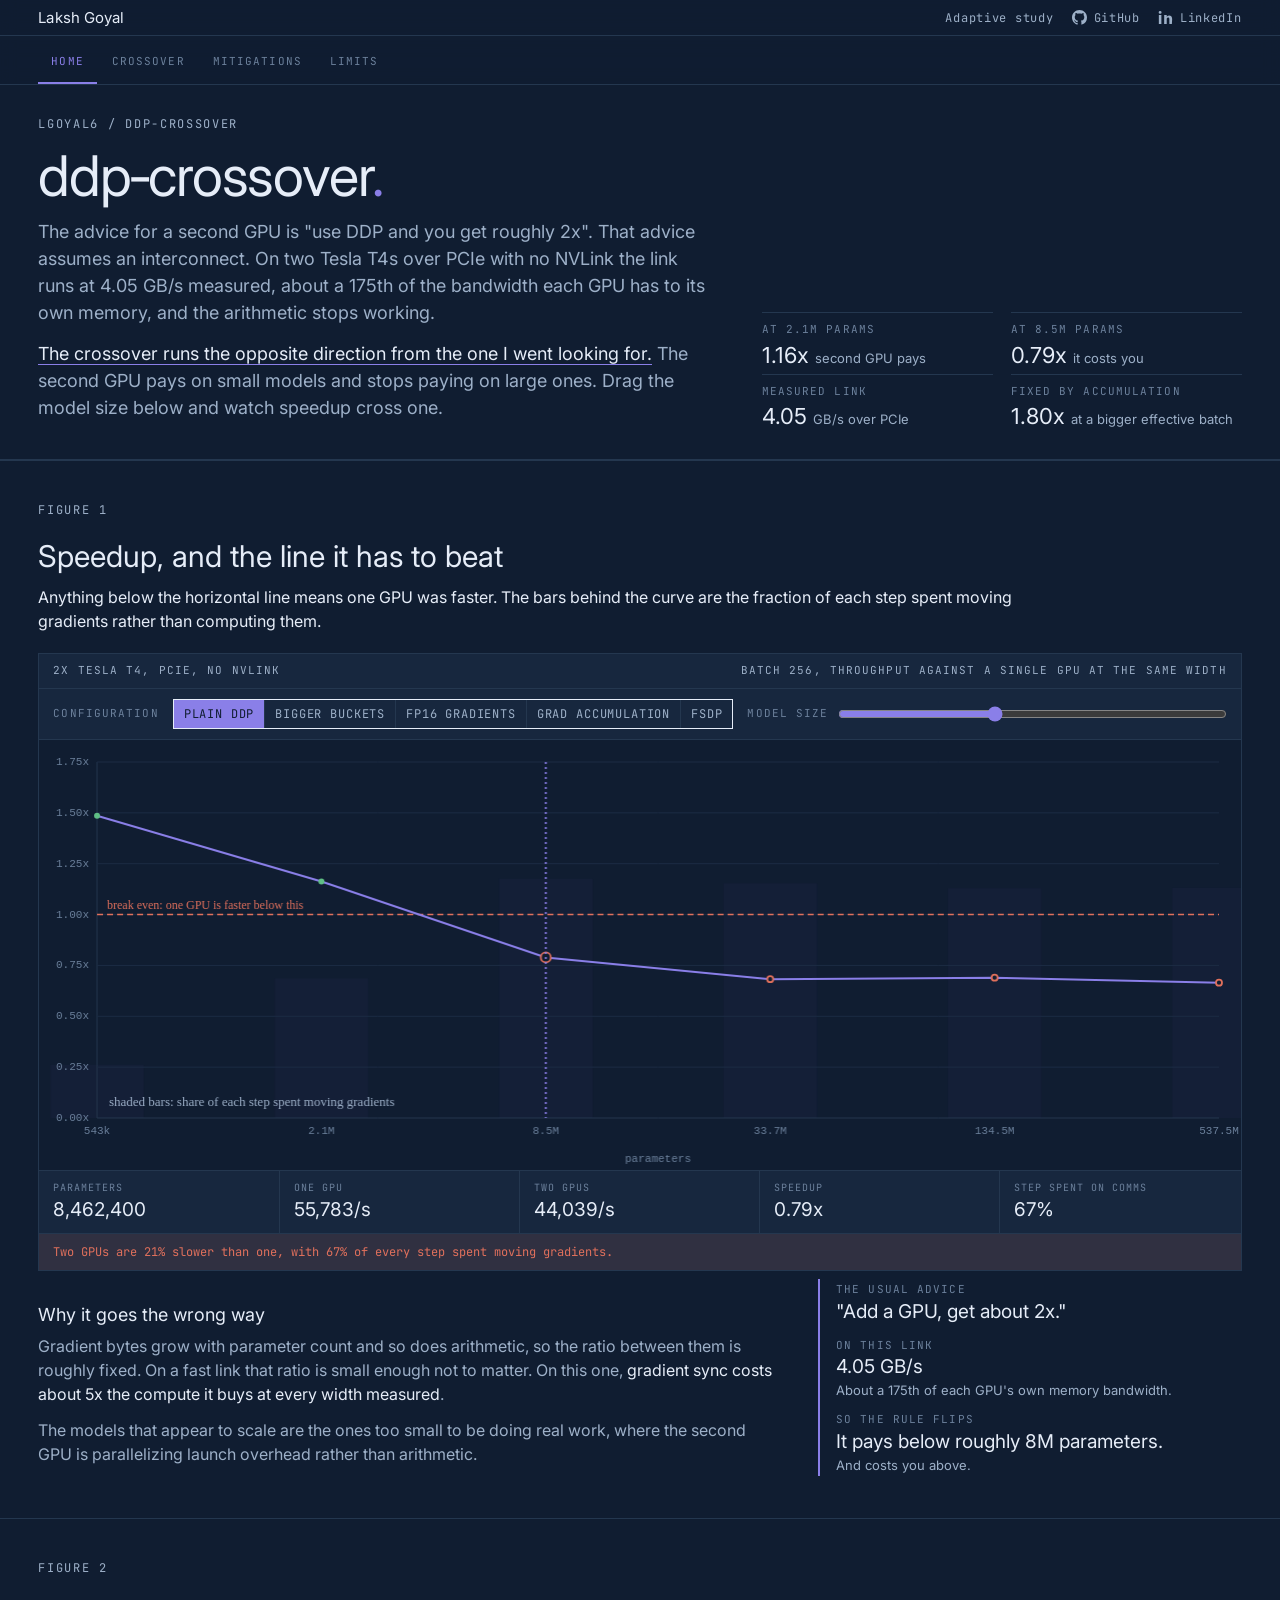
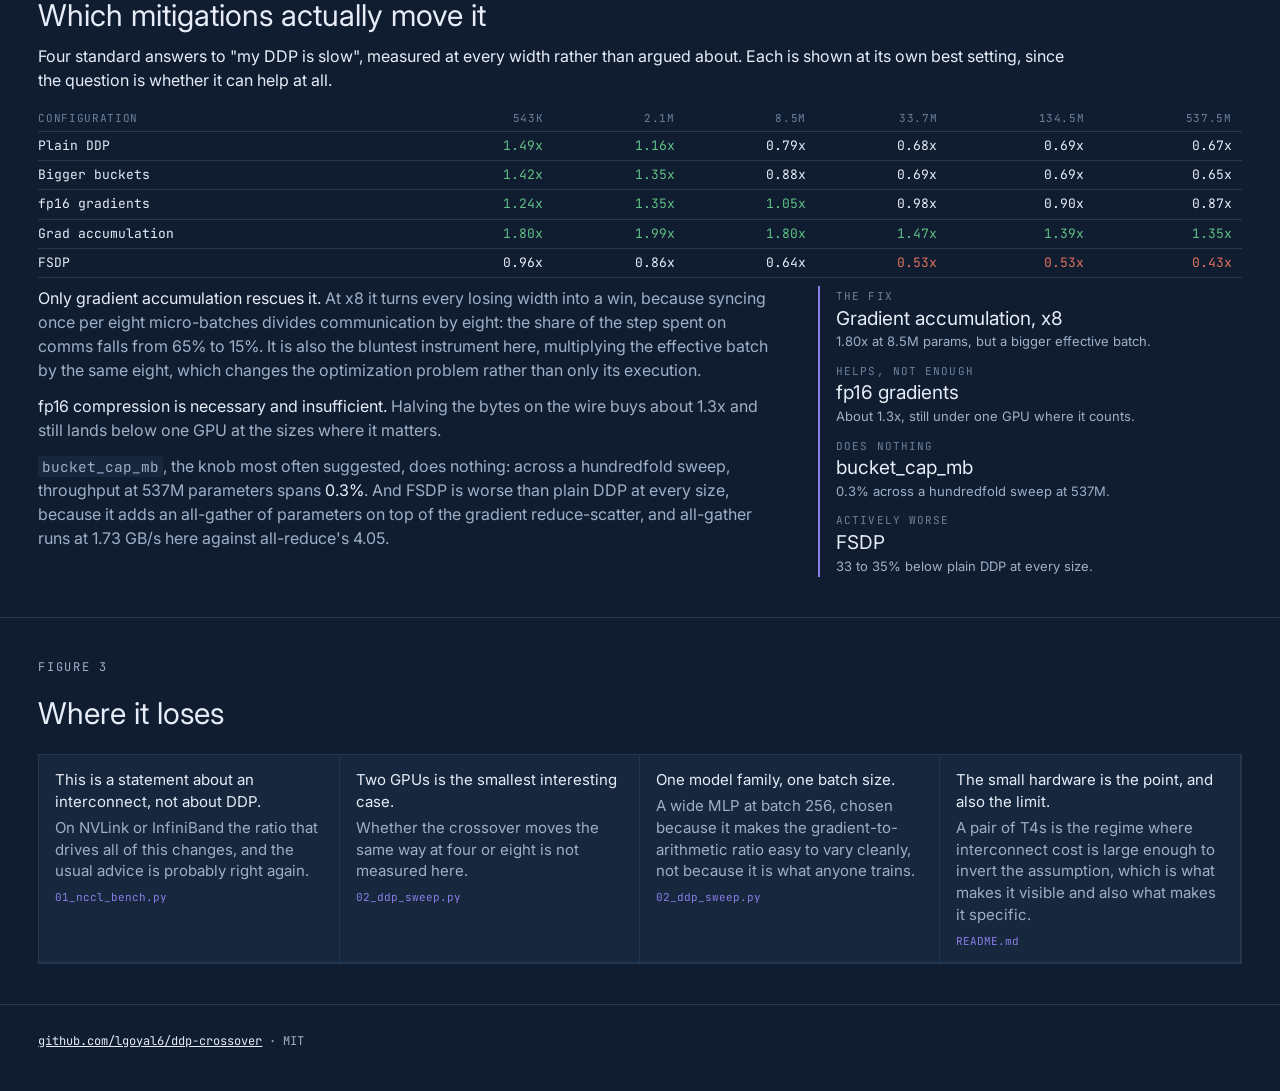
<file: docs/index.html>
<!doctype html>
<html lang="en">
<head>
<meta charset="utf-8">
<meta name="viewport" content="width=device-width, initial-scale=1">
<title>ddp-crossover - where the second GPU stops paying</title>
<meta name="description" content="On two T4s over PCIe the second GPU pays on small models and stops paying on large ones, which is the opposite of the usual advice. Drag the model size and watch speedup cross one.">
<meta property="og:title" content="ddp-crossover">
<meta property="og:description" content="The second GPU pays on small models and stops paying above roughly 8M parameters. FSDP, marketed for scaling, is worse than plain DDP everywhere.">
<meta property="og:type" content="website">
<meta property="og:title" content="ddp-crossover">
<meta property="og:description" content="On two T4s over PCIe the second GPU pays on small models and stops paying on large ones, which is the opposite of the usual advice. Drag the model size and watch speedup cross one.">
<meta property="og:url" content="https://lgoyal6.github.io/ddp-crossover/">
<meta property="og:image" content="https://lgoyal6.github.io/ddp-crossover/og.png">
<meta name="twitter:card" content="summary_large_image">
<link rel="stylesheet" href="style.css">
</head>
<body>

<nav class="topbar">
  <a class="brand" href="https://lakshgoyal.com">Laksh Goyal</a>
  <div class="navlinks">
    <a href="adaptive.html">Adaptive study</a>
    <a href="https://github.com/lgoyal6/ddp-crossover"><svg viewBox="0 0 16 16" aria-hidden="true"><path fill="currentColor" d="M8 0C3.58 0 0 3.58 0 8c0 3.54 2.29 6.53 5.47 7.59.4.07.55-.17.55-.38 0-.19-.01-.82-.01-1.49-2.01.37-2.53-.49-2.69-.94-.09-.23-.48-.94-.82-1.13-.28-.15-.68-.52-.01-.53.63-.01 1.08.58 1.23.82.72 1.21 1.87.87 2.33.66.07-.52.28-.87.51-1.07-1.78-.2-3.64-.89-3.64-3.95 0-.87.31-1.59.82-2.15-.08-.2-.36-1.02.08-2.12 0 0 .67-.21 2.2.82.64-.18 1.32-.27 2-.27s1.36.09 2 .27c1.53-1.04 2.2-.82 2.2-.82.44 1.1.16 1.92.08 2.12.51.56.82 1.27.82 2.15 0 3.07-1.87 3.75-3.65 3.95.29.25.54.73.54 1.48 0 1.07-.01 1.93-.01 2.2 0 .21.15.46.55.38A8.01 8.01 0 0 0 16 8c0-4.42-3.58-8-8-8Z"/></svg><span>GitHub</span></a>
    <a href="https://www.linkedin.com/in/lakshgoyal"><svg viewBox="0 0 16 16" aria-hidden="true"><path fill="currentColor" d="M3.6 5.3H.9V15h2.7V5.3ZM2.25 1A1.55 1.55 0 1 0 2.25 4.1 1.55 1.55 0 0 0 2.25 1ZM15.1 9.6c0-2.6-1.4-3.8-3.25-3.8-1.5 0-2.17.82-2.55 1.4V5.3H6.6c.04.76 0 9.7 0 9.7h2.7V9.6c0-.24.02-.48.09-.65.19-.48.63-.98 1.37-.98.97 0 1.35.74 1.35 1.82V15h2.7Z"/></svg><span>LinkedIn</span></a>
  </div>
</nav>
<nav class="tabs" aria-label="Sections">
    <a href="#sec-home">Home</a>
    <a href="#sec-crossover">Crossover</a>
    <a href="#sec-mitigations">Mitigations</a>
    <a href="#sec-limits">Limits</a>
</nav>

<header id="sec-home" class="gut">
  <div>
    <div class="eyebrow">lgoyal6 / ddp-crossover</div>
    <h1>ddp&#8209;crossover<span class="dot">.</span></h1>
    <p class="thesis">
      The advice for a second GPU is "use DDP and you get roughly 2x". That advice
      assumes an interconnect. On two Tesla T4s over PCIe with no NVLink the link
      runs at 4.05 GB/s measured, about a 175th of the bandwidth each GPU has to
      its own memory, and the arithmetic stops working.
    </p>
    <p class="thesis">
      <strong>The crossover runs the opposite direction from the one I went looking
      for.</strong> The second GPU pays on small models and stops paying on large
      ones. Drag the model size below and watch speedup cross one.
    </p>
  </div>
  <dl class="facts">
    <div class="fact"><dt>at 2.1M params</dt><dd>1.16x <small>second GPU pays</small></dd></div>
    <div class="fact"><dt>at 8.5M params</dt><dd>0.79x <small>it costs you</small></dd></div>
    <div class="fact"><dt>measured link</dt><dd>4.05 <small>GB/s over PCIe</small></dd></div>
    <div class="fact"><dt>fixed by accumulation</dt><dd>1.80x <small>at a bigger effective batch</small></dd></div>
  </dl>
</header>

<section class="gut" id="sec-crossover">
  <div class="eyebrow">Figure 1</div>
  <h2>Speedup, and the line it has to beat</h2>
  <p class="lead">
    Anything below the horizontal line means one GPU was faster. The bars behind the
    curve are the fraction of each step spent moving gradients rather than computing
    them.
  </p>

  <div class="figure">
    <div class="figcap">
      <span id="cap-what">2x Tesla T4, PCIe, no NVLink</span>
      <span id="cap-where">batch 256, throughput against a single GPU at the same width</span>
    </div>

    <div class="toolbar">
      <span class="picklabel">Configuration</span>
      <div class="pick" id="variant" role="group" aria-label="Configuration"></div>
      <div class="scrub">
        <span class="picklabel">Model size</span>
        <input type="range" id="scrub" min="0" max="5" value="2" step="1">
      </div>
    </div>

    <canvas class="plot" id="plot" width="1200" height="480"></canvas>

    <dl class="readout">
      <div><dt>parameters</dt><dd id="r-params">-</dd></div>
      <div><dt>one GPU</dt><dd id="r-one">-</dd></div>
      <div><dt>two GPUs</dt><dd id="r-two">-</dd></div>
      <div><dt>speedup</dt><dd id="r-speed">-</dd></div>
      <div><dt>step spent on comms</dt><dd id="r-comm">-</dd></div>
    </dl>

    <div class="banner" id="banner">Loading the measurements.</div>
  </div>

  <div class="split">
    <div>
      <h3>Why it goes the wrong way</h3>
      <p>
        Gradient bytes grow with parameter count and so does arithmetic, so the ratio
        between them is roughly fixed. On a fast link that ratio is small enough not
        to matter. On this one, <strong>gradient sync costs about 5x the compute it
        buys at every width measured</strong>.
      </p>
      <p>
        The models that appear to scale are the ones too small to be doing real work,
        where the second GPU is parallelizing launch overhead rather than arithmetic.
      </p>
    </div>
    <dl class="takeaway">
      <dt>the usual advice</dt>
      <dd>"Add a GPU, get about 2x."</dd>
      <dt>on this link</dt>
      <dd>4.05 GB/s<small>About a 175th of each GPU's own memory bandwidth.</small></dd>
      <dt>so the rule flips</dt>
      <dd>It pays below roughly 8M parameters.<small>And costs you above.</small></dd>
    </dl>
  </div>
</section>

<section class="gut" id="sec-mitigations">
  <div class="eyebrow">Figure 2</div>
  <h2>Which mitigations actually move it</h2>
  <p class="lead">
    Four standard answers to "my DDP is slow", measured at every width rather than
    argued about. Each is shown at its own best setting, since the question is
    whether it can help at all.
  </p>
  <div id="table-wrap"></div>
  <div class="split">
    <div>
      <p>
        <strong>Only gradient accumulation rescues it.</strong> At x8 it turns every
        losing width into a win, because syncing once per eight micro-batches divides
        communication by eight: the share of the step spent on comms falls from 65%
        to 15%. It is also the bluntest instrument here, multiplying the effective
        batch by the same eight, which changes the optimization problem rather than
        only its execution.
      </p>
      <p>
        <strong>fp16 compression is necessary and insufficient.</strong> Halving the
        bytes on the wire buys about 1.3x and still lands below one GPU at the sizes
        where it matters.
      </p>
      <p>
        <code>bucket_cap_mb</code>, the knob most often suggested, does nothing:
        across a hundredfold sweep, throughput at 537M parameters spans
        <strong>0.3%</strong>. And FSDP is worse than plain DDP at every size,
        because it adds an all-gather of parameters on top of the gradient
        reduce-scatter, and all-gather runs at 1.73 GB/s here against all-reduce's
        4.05.
      </p>
    </div>
    <dl class="takeaway">
      <dt>the fix</dt>
      <dd>Gradient accumulation, x8<small>1.80x at 8.5M params, but a bigger effective batch.</small></dd>
      <dt>helps, not enough</dt>
      <dd>fp16 gradients<small>About 1.3x, still under one GPU where it counts.</small></dd>
      <dt>does nothing</dt>
      <dd>bucket_cap_mb<small>0.3% across a hundredfold sweep at 537M.</small></dd>
      <dt>actively worse</dt>
      <dd>FSDP<small>33 to 35% below plain DDP at every size.</small></dd>
    </dl>
  </div>
</section>

<section class="gut" id="sec-limits">
  <div class="eyebrow">Figure 3</div>
  <h2>Where it loses</h2>
  <ul class="map">
    <li>
      <b>This is a statement about an interconnect, not about DDP.</b> On NVLink or
      InfiniBand the ratio that drives all of this changes, and the usual advice is
      probably right again.
      <span class="where">01_nccl_bench.py</span>
    </li>
    <li>
      <b>Two GPUs is the smallest interesting case.</b> Whether the crossover moves the
      same way at four or eight is not measured here.
      <span class="where">02_ddp_sweep.py</span>
    </li>
    <li>
      <b>One model family, one batch size.</b> A wide MLP at batch 256, chosen because
      it makes the gradient-to-arithmetic ratio easy to vary cleanly, not because it is
      what anyone trains.
      <span class="where">02_ddp_sweep.py</span>
    </li>
    <li>
      <b>The small hardware is the point, and also the limit.</b> A pair of T4s is the
      regime where interconnect cost is large enough to invert the assumption, which is
      what makes it visible and also what makes it specific.
      <span class="where">README.md</span>
    </li>
  </ul>
</section>

<footer class="gut">
  <span>
    <a href="https://github.com/lgoyal6/ddp-crossover">github.com/lgoyal6/ddp-crossover</a>
    &middot; MIT
  </span>
</footer>

<script src="app.js"></script>
<script src="nav.js"></script>
</body>
</html>
</file>
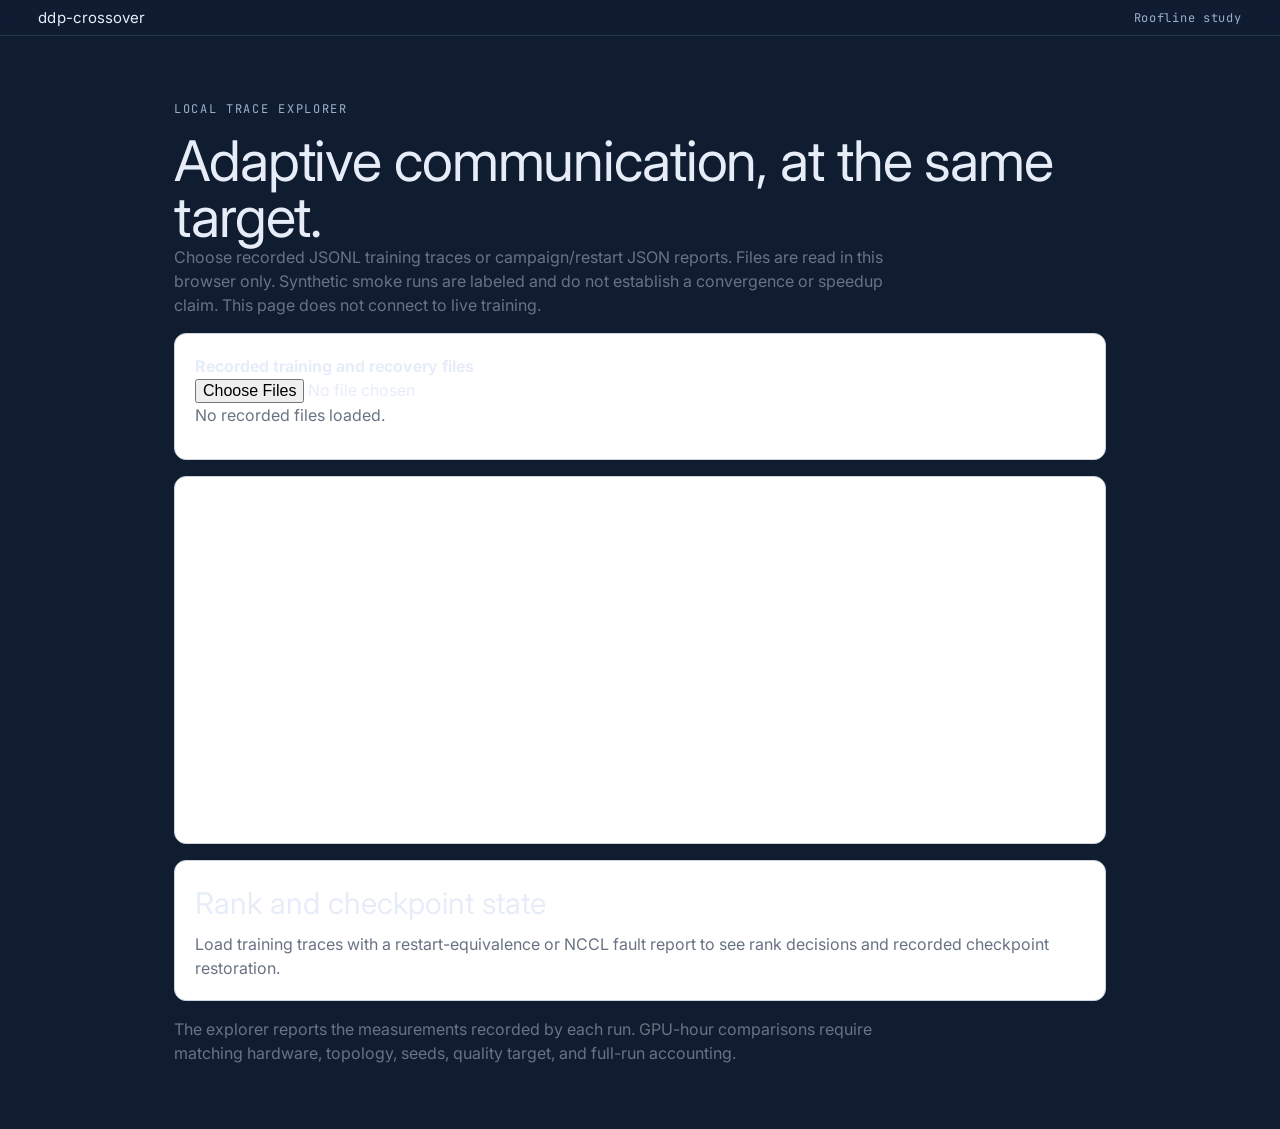
<file: docs/adaptive.html>
<!doctype html>
<html lang="en">
<head>
<meta charset="utf-8">
<meta name="viewport" content="width=device-width,initial-scale=1">
<title>Adaptive DDP trace explorer</title>
<link rel="stylesheet" href="style.css">
<style>
.explorer{max-width:980px;margin:4rem auto;padding:0 1.5rem}.panel{border:1px solid #ccd3dc;border-radius:12px;padding:1.25rem;margin:1rem 0;background:#fff}.chart{width:100%;height:320px}.muted{color:#687383}.tag{display:inline-block;border-radius:99px;background:#eef2f6;padding:.3rem .7rem;margin:.2rem}.metrics{display:grid;grid-template-columns:repeat(auto-fit,minmax(150px,1fr));gap:.75rem}.metric{padding:.8rem;background:#f5f7fa;border-radius:8px}.metric b{display:block;font-size:1.35rem}.error{color:#a31d1d}button,input{font:inherit}
</style>
</head>
<body>
<nav class="topbar"><a class="brand" href="index.html">ddp-crossover</a><div class="navlinks"><a href="index.html">Roofline study</a></div></nav>
<main class="explorer">
<div class="eyebrow">Local trace explorer</div>
<h1>Adaptive communication, at the same target.</h1>
<p class="muted">Choose recorded JSONL training traces or campaign/restart JSON reports. Files are read in this browser only. Synthetic smoke runs are labeled and do not establish a convergence or speedup claim. This page does not connect to live training.</p>
<section class="panel"><label for="traces"><b>Recorded training and recovery files</b></label><br><input id="traces" type="file" accept=".jsonl,.json,.txt" multiple><p id="status" class="muted">No recorded files loaded.</p></section>
<section class="panel"><div id="metrics" class="metrics"></div><canvas id="quality" class="chart" aria-label="Validation accuracy by optimizer step"></canvas></section>
<section class="panel"><h2>Rank and checkpoint state</h2><div id="details" class="muted">Load training traces with a restart-equivalence or NCCL fault report to see rank decisions and recorded checkpoint restoration.</div></section>
<p class="muted">The explorer reports the measurements recorded by each run. GPU-hour comparisons require matching hardware, topology, seeds, quality target, and full-run accounting.</p>
</main>
<script src="adaptive.js"></script>
</body>
</html>
</file>
<file: docs/style.css>
@import url('https://fonts.googleapis.com/css2?family=JetBrains+Mono:wght@400;500;600&family=Inter:wght@300;400;500;600&display=swap');

:root {
  --paper: #101d31;
  --panel: #17273e;
  --ink: #e6edf8;
  --sub: #9db0c8;
  --faint: #6c819c;
  --rule: #24374f;
  --hair: #24374f;
  --grid: #1c2c44;
  --ox: #8a7fe8;
  --ox-dim: #3d3480;
  --ok: #5fbf85;
  --warn: #d4a75f;
  --bad: #e0705c;
  --serif: 'Inter', system-ui, sans-serif;
  --mono: 'JetBrains Mono', ui-monospace, monospace;
}

* { margin: 0; padding: 0; box-sizing: border-box; }
html { scroll-behavior: smooth; }
body { background: var(--paper); color: var(--ink); font: 16px/1.5 var(--serif); }
a { color: var(--ink); }
a:hover { color: var(--ox); }
.gut { padding-left: clamp(20px, 3vw, 44px); padding-right: clamp(20px, 3vw, 44px); }
.eyebrow {
  font: 12px/1.6 var(--mono); letter-spacing: .14em; text-transform: uppercase;
  color: var(--sub); margin-bottom: 14px;
}

header {
  display: grid; grid-template-columns: minmax(0, 7fr) minmax(0, 5fr);
  gap: clamp(24px, 4vw, 64px); align-items: end;
  padding-top: 34px; padding-bottom: 26px; border-bottom: 2px solid var(--rule);
}
h1 { font-size: clamp(34px, 5.4vw, 56px); font-weight: 400; letter-spacing: -.02em; line-height: 1; }
h1 .dot { color: var(--ox); }
.thesis { font-size: clamp(15px, 1.5vw, 18px); color: var(--sub); margin-top: 14px; max-width: 62ch; }
.thesis strong { color: var(--ink); font-weight: 400; border-bottom: 1px solid var(--ox); }

.facts { display: grid; grid-template-columns: repeat(2, minmax(0, 1fr)); gap: 2px 18px; }
.fact { border-top: 1px solid var(--hair); padding-top: 8px; }
.fact dt { font: 11px/1.6 var(--mono); letter-spacing: .1em; text-transform: uppercase; color: var(--faint); }
.fact dd { font-size: 22px; }
.fact dd small { font-size: 13px; color: var(--sub); }

section { padding-top: 40px; padding-bottom: 40px; border-bottom: 1px solid var(--hair); }

/* Prose beside a takeaway rather than a narrow column with a blank half.
   A wide screen should be used, not left empty. */
.split {
  display: grid; grid-template-columns: minmax(0, 7fr) minmax(0, 4fr);
  gap: clamp(20px, 3vw, 46px); align-items: start; margin-top: 8px;
}
.split p { max-width: none; }
.takeaway { border-left: 2px solid var(--ox); padding: 2px 0 2px 16px; }
.takeaway dt {
  font: 11px/1.6 var(--mono); letter-spacing: .1em; text-transform: uppercase;
  color: var(--faint); margin-top: 12px;
}
.takeaway dt:first-child { margin-top: 0; }
.takeaway dd { font-size: 19px; line-height: 1.35; }
.takeaway dd small { display: block; font-size: 13px; color: var(--sub); margin-top: 2px; }
h2 { font-size: clamp(22px, 2.6vw, 30px); font-weight: 400; margin-bottom: 6px; }
h3 { font-size: 18px; font-weight: 400; margin: 22px 0 6px; }
p { max-width: 74ch; margin-bottom: 12px; color: var(--sub); }
/* The intro to a figure sits alone above it, so a 74ch cap leaves most of a wide
   screen blank. It gets more room; body prose inside a split gets none. */
p.lead { color: var(--ink); max-width: 104ch; }
p strong { color: var(--ink); font-weight: 400; }
code { font: .9em var(--mono); background: var(--panel); padding: 1px 4px; }

.figure { border: 1px solid var(--rule); background: var(--panel); margin-top: 20px; }
.figcap {
  font: 11px/1.6 var(--mono); letter-spacing: .1em; text-transform: uppercase;
  color: var(--sub); padding: 8px 14px; border-bottom: 1px solid var(--hair);
  display: flex; justify-content: space-between; gap: 12px; flex-wrap: wrap;
}
.toolbar {
  display: flex; gap: 14px; align-items: center; flex-wrap: wrap;
  padding: 10px 14px; border-bottom: 1px solid var(--hair);
}
.pick { display: flex; gap: 0; border: 1px solid var(--ink); }
.pick button {
  font: 12px/1 var(--mono); text-transform: uppercase; letter-spacing: .07em;
  background: transparent; color: var(--sub); border: 0; border-right: 1px solid var(--hair);
  padding: 8px 10px; cursor: pointer;
}
.pick button:last-child { border-right: 0; }
.pick button[aria-pressed="true"] { background: var(--ox); color: var(--paper); }
.picklabel { font: 11px/1 var(--mono); text-transform: uppercase; letter-spacing: .1em; color: var(--faint); }

.scrub { display: flex; align-items: center; gap: 10px; flex: 1 1 300px; min-width: 220px; }
.scrub input[type=range] { flex: 1; accent-color: var(--ox); min-width: 110px; }

.plot { display: block; width: 100%; height: auto; background: var(--paper); }

.readout {
  display: grid; grid-template-columns: repeat(auto-fit, minmax(130px, 1fr));
  border-top: 1px solid var(--hair);
}
.readout div { padding: 9px 14px; border-right: 1px solid var(--hair); }
.readout div:last-child { border-right: 0; }
.readout dt { font: 10px/1.6 var(--mono); letter-spacing: .1em; text-transform: uppercase; color: var(--faint); }
.readout dd { font-size: 19px; }
.readout dd small { font-size: 12px; color: var(--sub); }

.banner { padding: 9px 14px; border-top: 1px solid var(--hair); font: 12px/1.5 var(--mono); color: var(--sub); }
.banner.alarm { background: rgba(224,112,92,.12); color: var(--bad); }
.banner.calm { background: rgba(95,191,133,.12); color: var(--ok); }

table.data { border-collapse: collapse; font: 13px/1.4 var(--mono); margin-top: 14px; width: 100%; }
table.data th, table.data td { border-bottom: 1px solid var(--hair); padding: 5px 10px 5px 0; text-align: right; }
table.data th:first-child, table.data td:first-child { text-align: left; }
table.data th { font-weight: 400; color: var(--faint); text-transform: uppercase; font-size: 11px; letter-spacing: .06em; }
table.data td.bad { color: var(--bad); }
table.data td.good { color: var(--ok); }

/* The losing axes as a row of cards, so they read as a set and fill the width. */
ul.map {
  list-style: none; display: grid; margin-top: 18px;
  grid-template-columns: repeat(auto-fit, minmax(230px, 1fr));
  border: 1px solid var(--rule); background: var(--panel);
}
ul.map li {
  padding: 14px 16px; color: var(--sub); font-size: 15px; line-height: 1.45;
  border-right: 1px solid var(--hair); border-bottom: 1px solid var(--hair);
}
ul.map li b { color: var(--ink); font-weight: 400; display: block; margin-bottom: 4px; }
ul.map li .where { display: block; margin-top: 8px; font: 11px var(--mono); color: var(--ox); }

footer {
  padding-top: 26px; padding-bottom: 40px;
  font: 12px/1.7 var(--mono); color: var(--sub);
  display: flex; justify-content: space-between; gap: 20px; flex-wrap: wrap;
}

@media (max-width: 860px) {
  header { grid-template-columns: minmax(0, 1fr); gap: 26px; }
}

/* ---- shared nav shell ------------------------------------------------
   Written entirely in this page's own variables, so it takes the palette
   it is dropped into instead of importing a second one. */
html { scroll-padding-top: 96px; }
.topbar {
  position: sticky; top: 0; z-index: 20;
  background: color-mix(in srgb, var(--paper) 92%, transparent);
  backdrop-filter: blur(8px); border-bottom: 1px solid var(--rule);
  display: flex; align-items: center; justify-content: space-between; gap: 16px;
  padding: 10px clamp(20px, 3vw, 44px);
}
.brand { font: 15px/1 var(--serif); text-decoration: none; color: var(--ink); }
.brand span { color: var(--ox); }
.navlinks { display: flex; gap: 18px; font: 12px/1 var(--mono); letter-spacing: .06em; }
.navlinks a { color: var(--sub); text-decoration: none; transition: color .18s ease; }
.navlinks a:hover { color: var(--ox); }
.tabs {
  position: sticky; top: 40px; z-index: 19;
  background: color-mix(in srgb, var(--paper) 92%, transparent);
  backdrop-filter: blur(8px); border-bottom: 1px solid var(--rule);
  display: flex; gap: 2px; overflow-x: auto; padding: 0 clamp(20px, 3vw, 44px);
}
.tabs a {
  flex: 0 0 auto; display: flex; align-items: center; min-height: 44px;
  padding: 0 13px; font: 11px/1 var(--mono); letter-spacing: .1em;
  text-transform: uppercase; color: var(--faint); text-decoration: none;
  border-bottom: 2px solid transparent;
  transition: color .18s ease, border-color .18s ease;
}
.tabs a:hover { color: var(--sub); }
.tabs a[aria-current="true"] { color: var(--ox); border-bottom-color: var(--ox); }
@media (prefers-reduced-motion: reduce) {
  html { scroll-behavior: auto; }
  .tabs a, .navlinks a { transition: none; }
}

/* Brand marks in the nav, sized to the text and inheriting its colour. */
.navlinks a { display: inline-flex; align-items: center; gap: 7px; }
.navlinks svg { width: 15px; height: 15px; flex: 0 0 auto; }
.brand { letter-spacing: .005em; }
</file>
